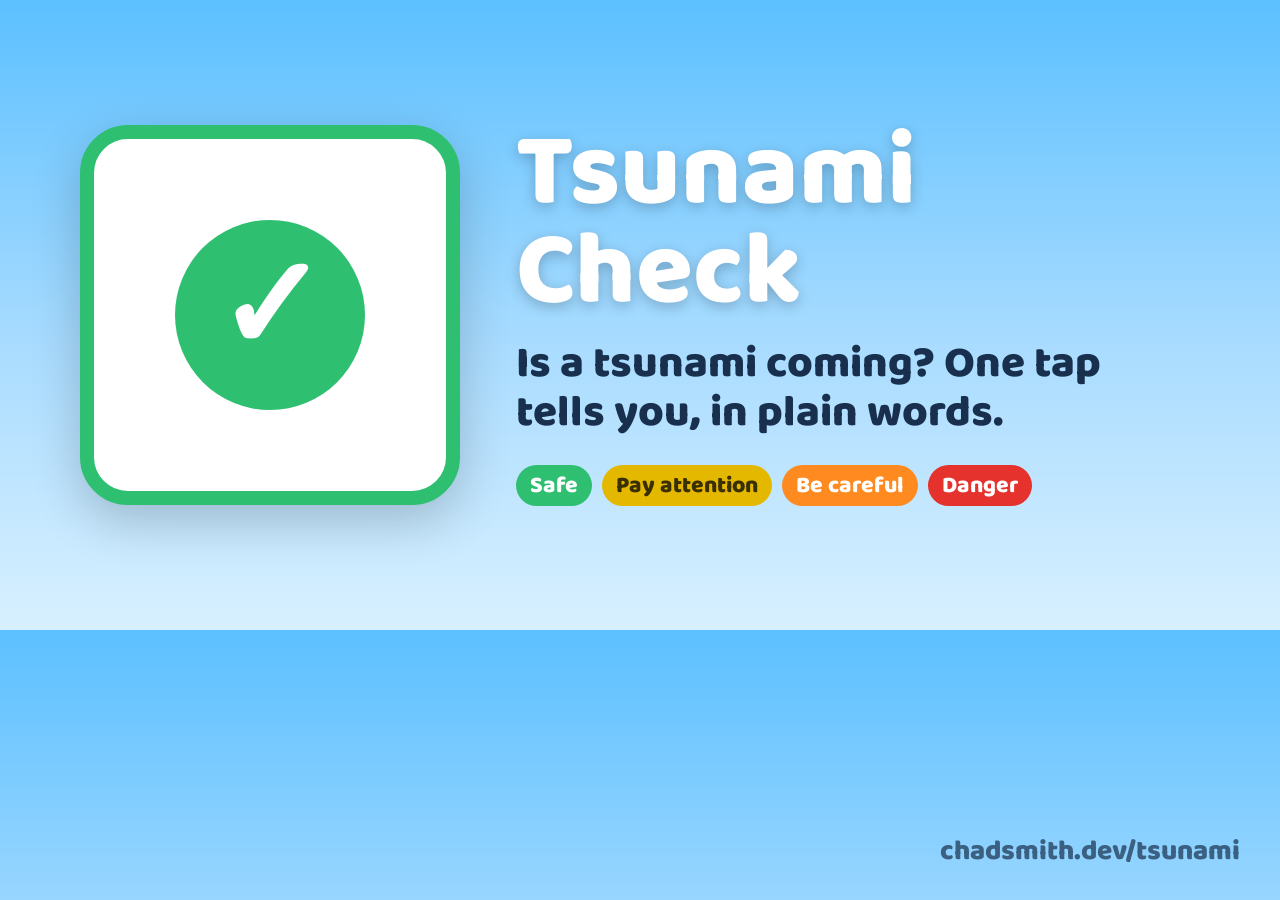
<file: tools/og-card.html>
<!doctype html>
<!-- Share thumbnails (1200x630). Rendered by tools/og.sh with headless Chrome:
     og-card.html#tsunami and og-card.html#quakes. -->
<html>
<head>
<meta charset="utf-8">
<link rel="stylesheet" href="https://fonts.googleapis.com/css2?family=Baloo+2:wght@600;800&display=block">
<style>
  html, body { margin: 0; width: 1200px; height: 630px; overflow: hidden; }
  body {
    font-family: "Baloo 2", sans-serif; color: #18304d;
    background: linear-gradient(#5cc0ff, #a9dcff 55%, #d8f0ff);
    display: flex; align-items: center; gap: 56px; padding: 0 80px; box-sizing: border-box;
  }
  .art { flex: 0 0 380px; height: 380px; position: relative; }
  .txt { flex: 1; }
  h1 { margin: 0; font-size: 104px; line-height: .95; font-weight: 800; color: #fff; text-shadow: 0 4px 14px rgba(0,0,0,.22); }
  p { margin: 18px 0 26px; font-size: 44px; line-height: 1.12; font-weight: 800; }
  .chips { display: flex; gap: 10px; flex-wrap: nowrap; }
  .chip { border-radius: 999px; padding: 2px 14px; font-size: 23px; white-space: nowrap; font-weight: 800; color: #fff; }
  .green { background: #2fbf71; } .yellow { background: #e5b800; color: #3a2f00; }
  .orange { background: #ff8a1f; } .red { background: #e5322d; }
  .url { position: absolute; right: 40px; bottom: 26px; font-size: 28px; font-weight: 800; color: #18304d; opacity: .7; }
  /* tsunami art: the page's answer card, green check */
  .card { position: absolute; inset: 0; background: #fff; border-radius: 48px; border: 14px solid #2fbf71; box-shadow: 0 16px 50px rgba(0,0,0,.2); display: flex; align-items: center; justify-content: center; }
  .dot { width: 190px; height: 190px; border-radius: 50%; background: #2fbf71; color: #fff; font-size: 130px; font-weight: 800; display: flex; align-items: center; justify-content: center; line-height: 1; }
  /* quake art: shaking rings, red center fading to green */
  .ring { position: absolute; border-radius: 50%; left: 50%; top: 50%; transform: translate(-50%, -50%); border: 6px solid; box-sizing: border-box; }
  .ring:first-child { box-shadow: 0 16px 50px rgba(0,0,0,.2); }
</style>
</head>
<body>
<div class="art" id="art"></div>
<div class="txt">
  <h1 id="title"></h1>
  <p id="line"></p>
  <div class="chips"><span class="chip green">Safe</span><span class="chip yellow">Pay attention</span><span class="chip orange">Be careful</span><span class="chip red">Danger</span></div>
</div>
<div class="url" id="url"></div>
<script>
  const quakes = location.hash === "#quakes";
  document.getElementById("title").textContent = quakes ? "Earthquake Check" : "Tsunami Check";
  document.getElementById("line").textContent = quakes
    ? "How hard did it shake where you are?"
    : "Is a tsunami coming? One tap tells you, in plain words.";
  document.getElementById("url").textContent = quakes ? "chadsmith.dev/earthquakes" : "chadsmith.dev/tsunami";
  const art = document.getElementById("art");
  if (quakes) {
    // Solid tints: see-through fills muddy against the sky.
    [[380, "#2fbf71", "#c9f0d9"], [290, "#e5b800", "#fbeaa0"], [200, "#ff8a1f", "#ffcf9f"], [110, "#e5322d", "#f59a97"]].forEach(([d, c, fill]) => {
      const r = document.createElement("div");
      r.className = "ring";
      Object.assign(r.style, { width: d + "px", height: d + "px", borderColor: c, background: fill });
      art.appendChild(r);
    });
  } else {
    art.innerHTML = '<div class="card"><div class="dot">✓</div></div>';
  }
</script>
</body>
</html>
</file>
